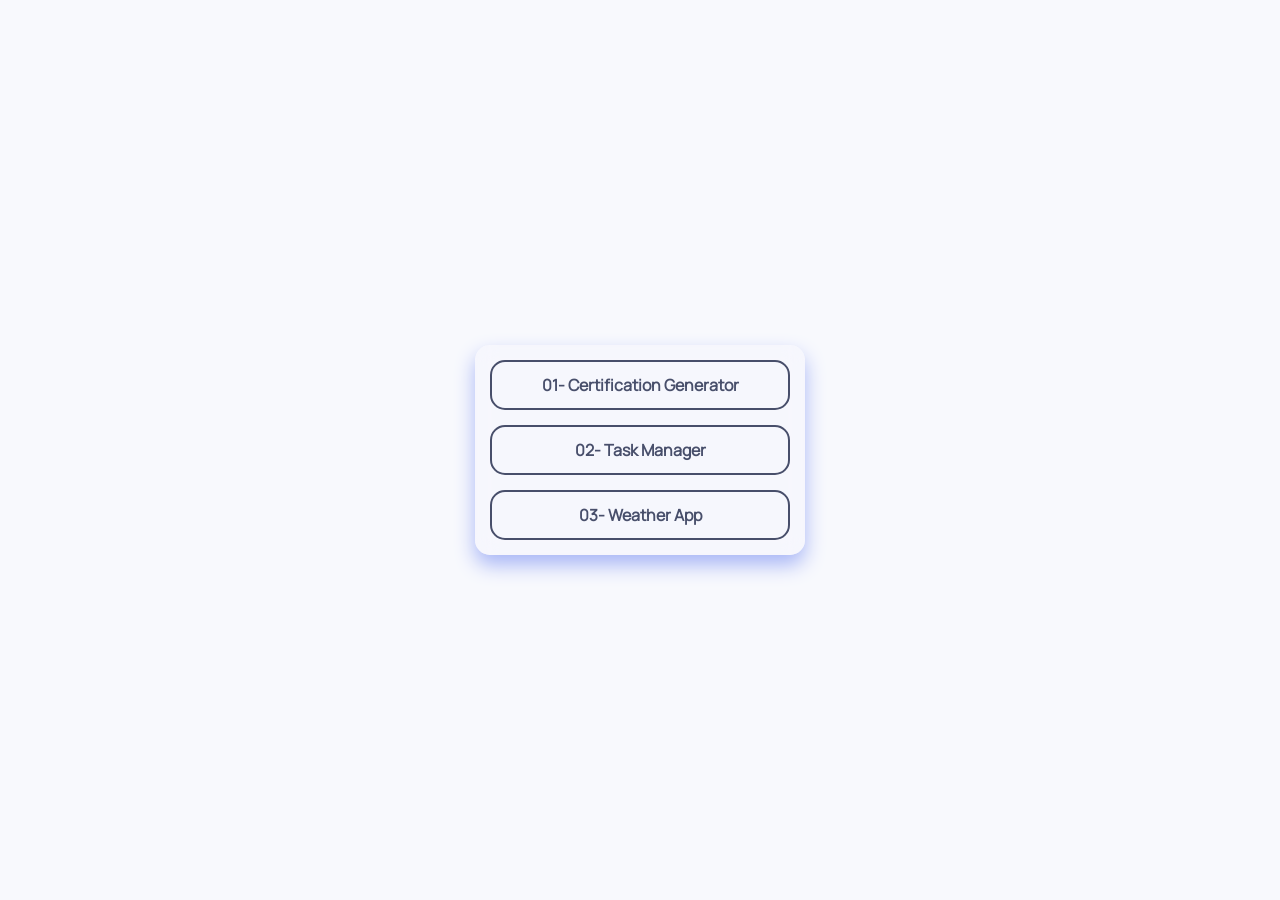
<file: index.html>
<!DOCTYPE html>
<html lang="en">
<head>
    <meta charset="UTF-8">
    <meta name="viewport" content="width=device-width, initial-scale=1.0">
    <title>Main Menu</title>
    <style>
        a{
            width: 300px;
            height: 50px;
            display: flex;
            align-items: center;
            justify-content: center;
        }
        body::after, body::before{
            content: none !important;
        }
        section{
            display: flex;
            flex-direction: column;
            gap: 15px;
        }
    </style>
    <link rel="stylesheet" href="main-style.css">
</head>
<body>
    <section>
        <a href="projects/01-certification-generator/index.html">01- Certification Generator</a>
        <a href="projects/02-task-manager/index.html">02- Task Manager</a>
        <a href="projects/03-weather-app/index.html">03- Weather App</a>
    </section>
</body>
</html>
</file>
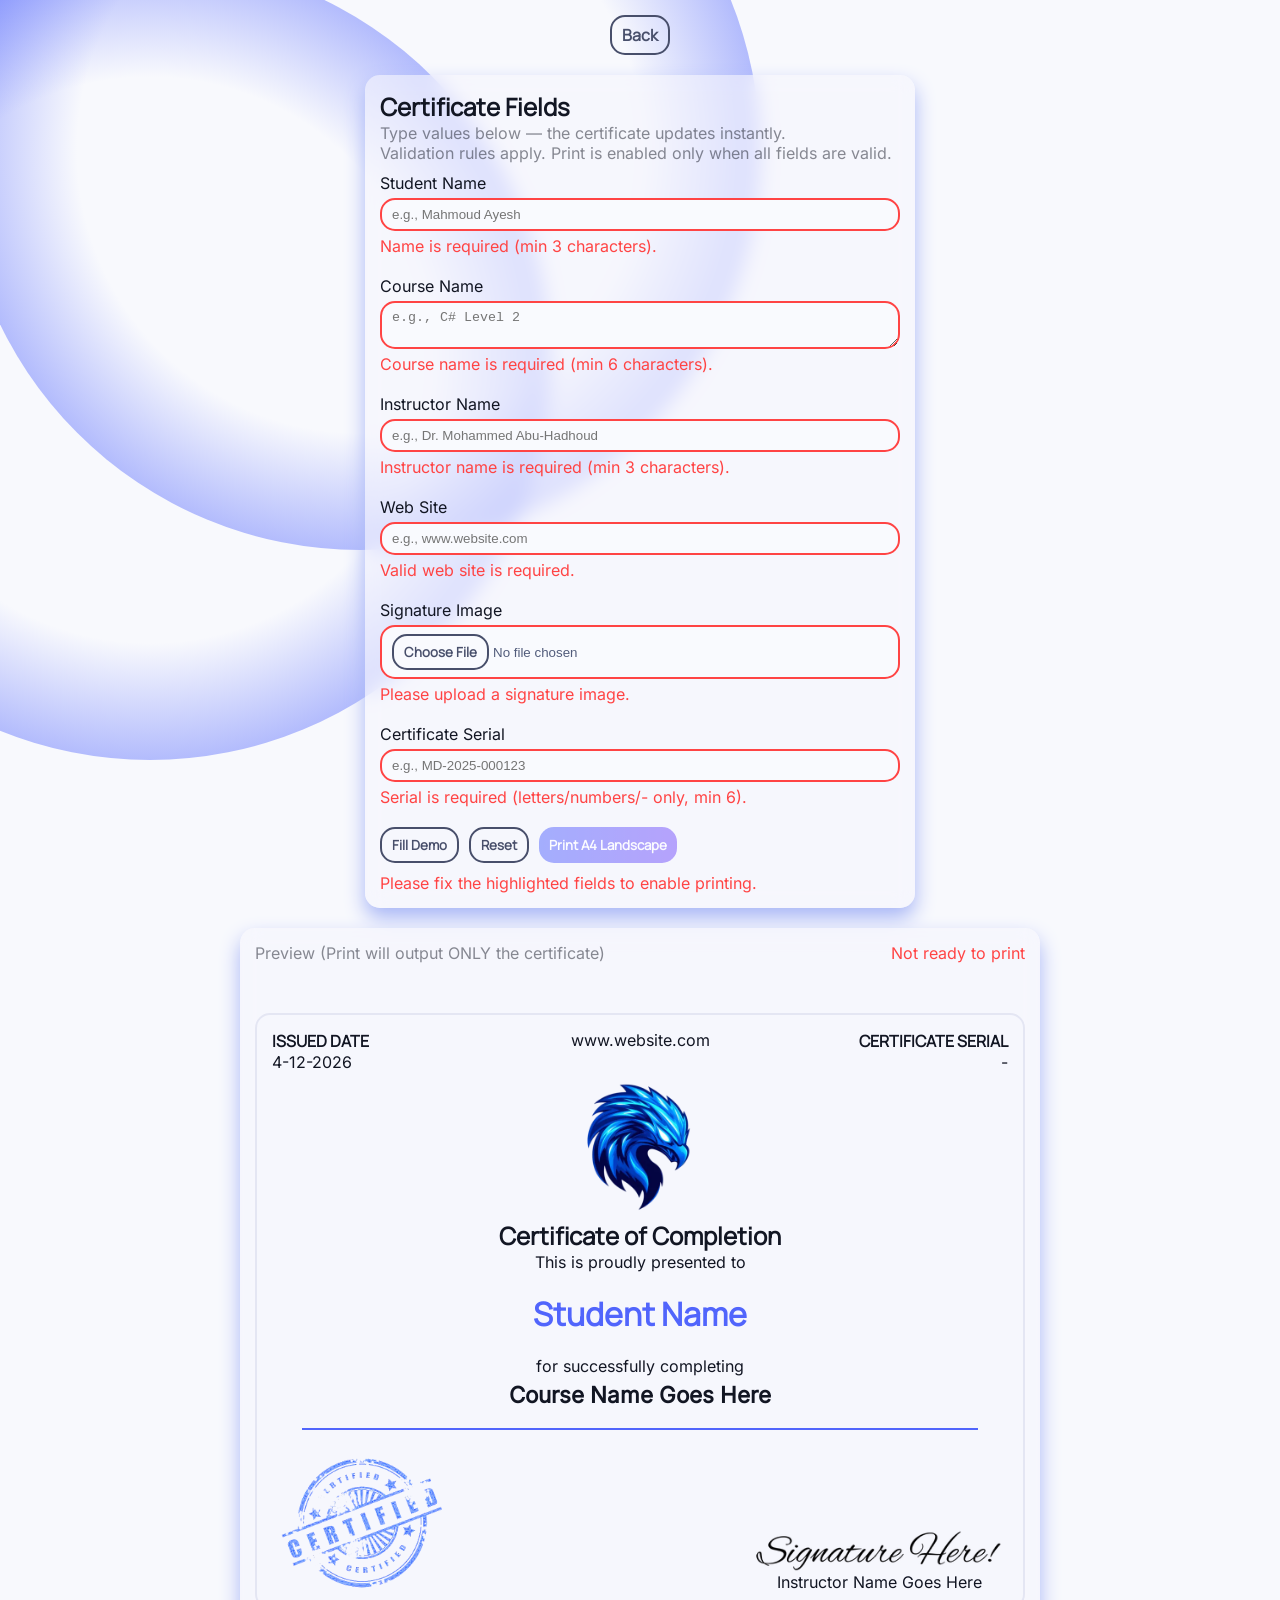
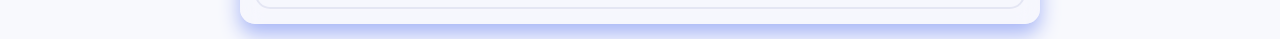
<file: projects/01-certification-generator/index.html>
<!DOCTYPE html>
<html lang="en">
<head>
    <meta charset="UTF-8">
    <meta name="viewport" content="width=device-width, initial-scale=1.0">
    <link rel="stylesheet" href="../../main-style.css">
    <link rel="stylesheet" href="style.css">
    <script src="script.js" defer></script>
    <title>Certification Generator</title>
</head>
<body>
    <a id="id="back"" href="../../index.html">Back</a>

    <section id="form">
        <div id="decoration"></div>
        <h2>Certificate Fields</h2>
        <p class="light-text">Type values below — the certificate updates instantly.
            <br>
            Validation rules apply. Print is enabled only when all fields are valid.
        </p>
        <form onsubmit="event.preventDefault()">
            <div>
                <label for="student-name-field">Student Name</label>
                <input type="text" id="student-name-field" aria-describedby="invalid-name-error" placeholder="e.g., Mahmoud Ayesh">
                <p id="invalid-name-error" class="invalid-message">Name is required (min 3 characters).</p>
            </div>
            <div>
                <label for="course-name-field">Course Name</label>
                <textarea id="course-name-field" aria-describedby="invalid-course-name-error" placeholder="e.g., C# Level 2"></textarea>
                <p id="invalid-course-name-error" class="invalid-message">Course name is required (min 6 characters).</p>
            </div>
            <div>
                <label for="instructor-name-field">Instructor Name</label>
                <input type="text" id="instructor-name-field" aria-describedby="invalid-instructor-name-error" placeholder="e.g., Dr. Mohammed Abu-Hadhoud">
                <p id="invalid-instructor-name-error" class="invalid-message">Instructor name is required (min 3 characters).</p>
            </div>
            <div>
                <label for="website-field">Web Site</label>
                <input type="text" id="website-field" aria-describedby="website-field-error" placeholder="e.g., www.website.com">
                <p id="website-field-error" class="invalid-message">Valid web site is required.</p>
            </div>
            <div>
                <label for="signature-image-field">Signature Image</label>
                <input type="file" id="signature-image-field" accept="image/*" aria-describedby="invalid-signature-image-error">
                <p id="invalid-signature-image-error" class="invalid-message">Please upload a signature image.</p>
            </div>
            <div>
                <label for="certificate-serial-field">Certificate Serial</label>
                <input type="text" id="certificate-serial-field" aria-describedby="invalid-certificate-serial-error" placeholder="e.g., MD-2025-000123">
                <p id="invalid-certificate-serial-error" class="invalid-message">Serial is required (letters/numbers/- only, min 6).</p>
            </div>
            <div id="buttons-container">
                <button class="second-button" id="fill-demo-button">Fill Demo</button>
                <button class="second-button" id="reset-button">Reset</button>
                <button class="main-button" id="print-button">Print A4 Landscape</button>
            </div>
        </form>
        <p id="status-line" class="not ok">Please fix the highlighted fields to enable printing.</p>
    </section>

    <section id="certificate">
        <header>
            <p class="light-text">Preview (Print will output ONLY the certificate)</p>
            <p id="cert-status-line" class="not ok">Not ready to print</p>
        </header>
        <div>
            <header>
                <div>
                    <h4>ISSUED DATE</h4>
                    <p id="issued-date">-</p>
                </div>
                <p id="website">www.website.com</p>
                <div>
                    <h4>CERTIFICATE SERIAL</h4>
                    <p id="certificate-serial">-</p>
                </div>
            </header>
            <main>
                <img src="media/blue-eagle-head-esport-logo-png.webp" alt="random-logo">
                <h2>Certificate of Completion</h2>
                <p>This is proudly presented to</p>
                <p id="certificate-student-name">Student Name</p>
                <p>for successfully completing</p>
                <p class="certificate-bold-text" id="certificate-main-course-name">Course Name Goes Here</p>
            </main>
            <hr>
            <footer>
                <img src="media/Certified-Transparent-Background.webp" alt="certified-image">
                <div>
                    <img id="signature" src="media/DefaultSig.png" alt="signature-image">
                    <p id="instructor-name">Instructor Name Goes Here</p>
                </div>
            </footer>
        </div>
    </section>
</body>
</html>
</file>
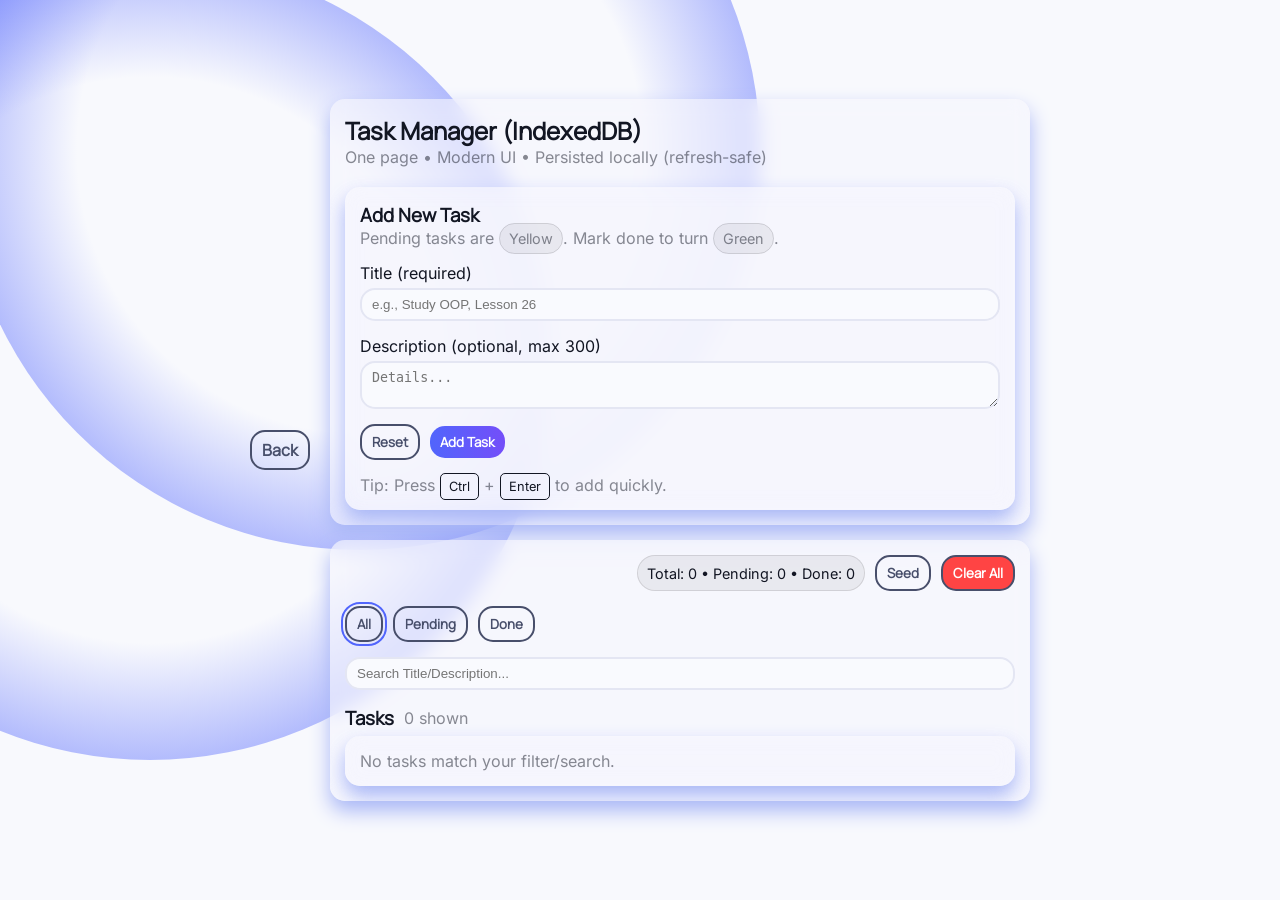
<file: projects/02-task-manager/index.html>
<!DOCTYPE html>
<html lang="en">
<head>
    <meta charset="UTF-8">
    <meta name="viewport" content="width=device-width, initial-scale=1.0">
    <link rel="stylesheet" href="../../main-style.css">
    <link rel="stylesheet" href="style.css">
    <script src="script.js" defer></script>
    <title>Task Manager</title>
</head>
<body>

    <a id="id="back"" href="../../index.html">Back</a>

    <div id="toast">Loaded!</div>

    <div>
        <section id="form-section">
            <div>
                <h2>Task Manager (IndexedDB)</h2>
                <p class="light-text">One page • Modern UI • Persisted locally (refresh-safe)</p>   
            </div>
            <div id="error-message">Title is required</div>
            <section>
                <div>
                    <h3>Add New Task</h3>
                    <p class="light-text">Pending tasks are <span class="emphasized">Yellow</span>. Mark done to turn <span class="emphasized">Green</span>.</p>
                </div>
                <form onsubmit="event.preventDefault()">
                    <div>
                        <label for="title-field">Title (required)</label>
                        <input type="text" id="title-field" placeholder="e.g., Study OOP, Lesson 26">
                    </div>
                    <div>
                        <label for="description-field">Description (optional, max 300)</label>
                        <textarea id="description-field" placeholder="Details..."></textarea>
                    </div>
                    <div id="buttons-container">
                        <button class="second-button" id="reset-button">Reset</button>
                        <button class="main-button" id="add-task-button">Add Task</button>
                        <p id="loading" class="hidden">Loading…</p>
                    </div>
                </form>
                <p class="light-text">Tip: Press <span class="keyboard">Ctrl</span> + <span class="keyboard">Enter</span> to add quickly.</p>
            </section>
        </section>
        <section id="tasks-section">
            <header>
                <p class="emphasized" id="count-text">Total: 0 • Pending: 0 • Done: 0</p>
                <button class="second-button" id="seed-button">Seed</button>
                <button class="second-button delete" id="clear-all-button">Clear All</button>
            </header>
            <body>
                <ul id="tasks-nav">
                    <li><button class="second-button selected" data-filter="all">All</button></li>
                    <li><button class="second-button" data-filter="pending">Pending</button></li>
                    <li><button class="second-button" data-filter="done">Done</button></li>
                </ul>
                <input id="search" type="text" placeholder="Search Title/Description...">
                <div id="tasks-cards">
                    <div>
                        <h3>Tasks</h3>
                        <p class="light-text" id="shown-text">0 shown</p>
                    </div>
                    <section>
                        <div id="tasks-container"></div>
                    </section>
                </div>
            </body>
        </section>
    </div>
</body>
</html>
</file>
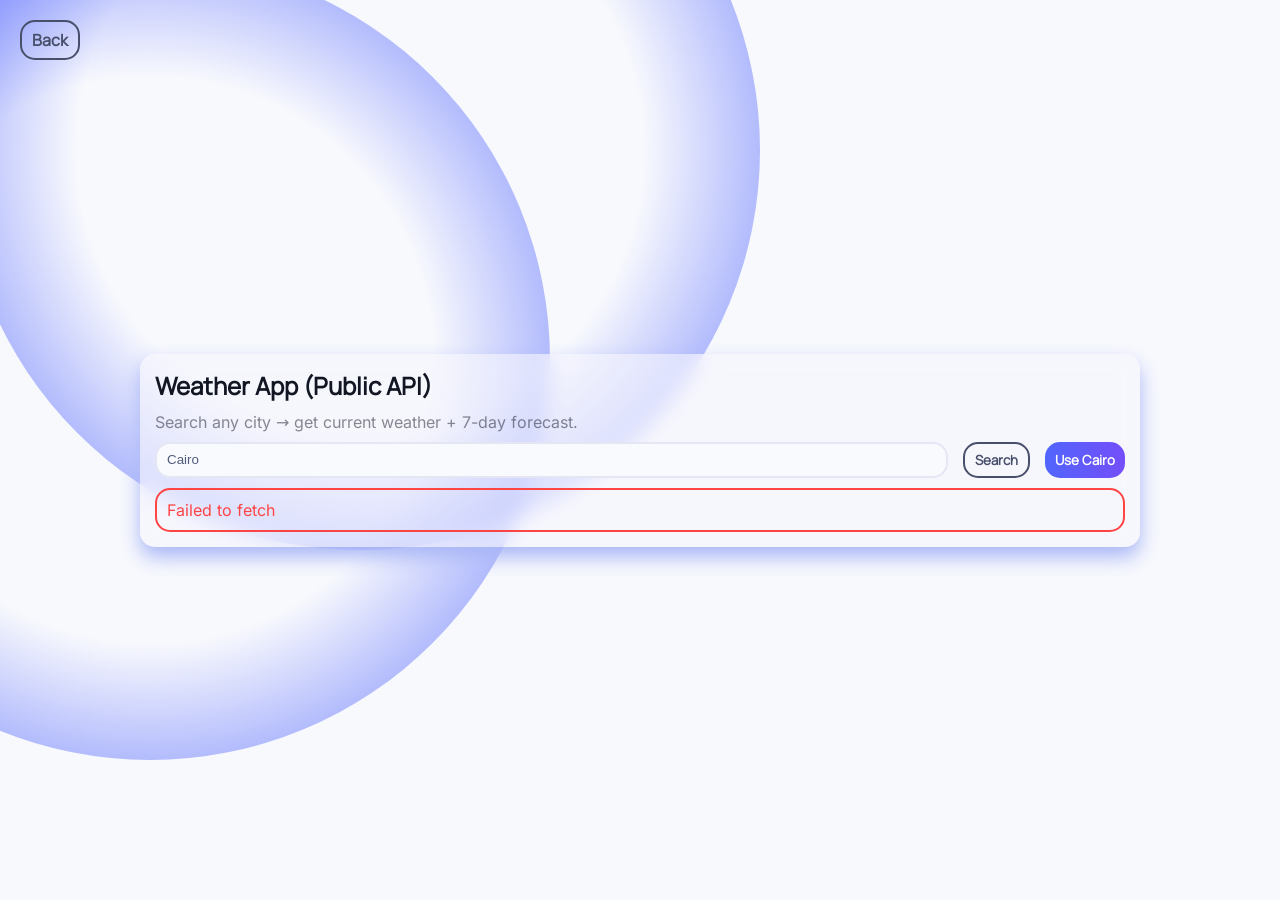
<file: projects/03-weather-app/index.html>
<!DOCTYPE html>
<html lang="en">
<head>
    <meta charset="UTF-8">
    <meta name="viewport" content="width=device-width, initial-scale=1.0">
    <link rel="stylesheet" href="../../main-style.css">
    <link rel="stylesheet" href="style.css">
    <script src="script.js" defer></script>
    <title>Weather App</title>
</head>
<body>
    <a id="back" href="../../index.html">Back</a>
    <section>
        <header>
            <h2>Weather App (Public API)</h2>
            <p class="light-text">Search any city → get current weather + 7-day forecast.</p>
            <div>
                <input id="search" type="text" placeholder="Type a city... (e.g., Cairo, Amman, Paris)">
                <button id="search-btn" class="second-button">Search</button>
                <button id="use-cairo-btn" class="main-button">Use Cairo</button>
            </div>
            <p id="loading"></p>
            <p id="error">Failed to fetch</p>
        </header>
        <main id="results">
            <section>
                <h2 id="city">Amman, Jordan</h2>
                <p id="city-meta" class="light-text">Lat/Lon: 31.95522, 35.94503</p>
                <h1 id="temperature">13.5°C</h1>
                <div>
                    <span id="humidity" class="emphasized">Humidity: 43%</span>
                    <span id="wind" class="emphasized">Wind: 3.3 km/h</span>
                </div>
                <p id="local-time" class="light-text">Local time: 2026-11-13T08:45 (Asia/Amman)</p>
            </section>
            <section>
                <h2>7-Day Forecast</h2>
                <table>
                    <thead>
                        <tr>
                            <th>Date</th>
                            <th>Min</th>
                            <th>Max</th>
                            <th>Rain</th>
                        </tr>
                    </thead>
                    <tbody id="forecast-rows-container"></tbody>
                </table>
            </section>
        </main>
    </section>
</body>
</html>
</file>
<file: main-style.css>
@font-face {
    font-family: 'manrope';
    src: url('fonts/manrope-v23-latin-regular.woff2') format('woff2'),
         url('fonts/manrope-v23-latin-regular.woff') format('woff');
    font-display: swap;
}

@font-face {
    font-family: 'inter';
    src: url('fonts/inter-v20-latin-regular.woff2') format('woff2'),
         url('fonts/inter-v20-latin-regular.woff') format('woff');
    font-display: swap;
}

*{
  margin: 0;
  padding: 0;
  box-sizing: border-box;
}

html {
  scroll-behavior: smooth;
  overflow-x: hidden;
}

:root{
    --main-theme-color: #5165FC;
    --background-color: #f5f6fd9a;
    --shadow-color: #A8B6F6;
    --main-text-color: #121623;
    --light-text-color: #1216237e;
    --second-button-text-color: #484F6B;
    --error-text-color: rgb(255, 68, 68);

    --main-font: 'manrope', system-ui, -apple-system, sans-serif;
    --second-font: 'inter', system-ui, -apple-system, sans-serif;

    --input-background-color: #F9FAFE;
    --input-border-color: #E4E6F3;
    --input-text-color: #525C7B;
}

body{
    display: flex;
    justify-content: center;
    align-items: center;
    background-color: var(--background-color);
    font-family: var(--second-font);
    min-height: 100vh;
    overflow-x: hidden;
    color: var(--main-text-color);
    position: relative;
    padding: 15px;
    gap: 20px;
}

body::after, body::before{
    content: "";
    width: 800px;
    aspect-ratio: 1/1;
    position: absolute;
    z-index: -1;
    background-image: radial-gradient(transparent 50%, transparent 50%, var(--main-theme-color) 80%);
    opacity: 0.6;
    border-radius: 50%;
}

body::after{
    left: -250px;
    top: -40px;
}

body::before{
    left: -40px;
    top: -250px;
}

section{
    background-color: var(--background-color);
    box-shadow: 0px 10px 20px var(--shadow-color);
    border-radius: 15px;
    padding: 15px;
    overflow: hidden;
    backdrop-filter: blur(10px);
}

input, textarea{
    background-color: var(--input-background-color);
    color: var(--input-text-color);
    border-color: var(--input-border-color);
    border-width: 2px;
    border-radius: 15px;
    border-style: solid;
    padding: 7px 10px;
    transition: 0.3s;
    box-shadow: none;
    max-width: calc(100%);
}

input:focus, textarea:focus{
    border-color: var(--shadow-color);
    box-shadow: 0 0 3px var(--shadow-color);
    outline: none;
}

h1, h2, h3, h4 ,h5, h6{
    font-family: var(--main-font);
}

button,a , input[type="file"]::file-selector-button{
    font-family: var(--main-font);
    transition: 0.3s;
    padding: 7px 10px;
    border-radius: 15px;
    font-weight: bold;
    outline: none;
    cursor: pointer;
    text-wrap: nowrap;
}

.invalid-message{
    color: var(--error-text-color);
}

.light-text{
    color: var(--light-text-color);
}

.main-button{
    background-image: repeating-linear-gradient(
        90deg,
        var(--main-theme-color) 0%,
        #744EF9 50%,
        var(--main-theme-color) 100%
    );
    background-position: 200%;
    background-size: 200% 100%;
    border: none;
    color: white;
    position: relative;
}

.main-button:hover{
    background-position: 300%;
}

.second-button, a, input[type="file"]::file-selector-button{
    background-color: transparent;
    color: var(--second-button-text-color);
    border: 2px solid var(--second-button-text-color);
    text-decoration: none;
}

.second-button:hover, a:hover, input[type="file"]::file-selector-button:hover{
    border-color: var(--shadow-color);
    box-shadow: 0 0 3px var(--shadow-color);
}

.second-button.delete{
    background-color: var(--error-text-color);
    color: white;
}

.second-button.delete:hover{
    border-color: var(--error-text-color);
    box-shadow: 0 0 3px var(--error-text-color);
}

button:active, input[type="file"]::file-selector-button:active{
    transform: scale(0.98);
}

button.disabled{
    opacity: 0.5;
    pointer-events: none;
}

.emphasized{
    background-color: rgba(0, 0, 0, 0.055);
    border: 1px solid rgba(0, 0, 0, 0.11);
    border-radius: 999px;
    padding: 6px 9px;
    font-size: 0.9rem;
}

.keyboard{
    border: 1px solid var(--main-text-color);
    border-radius: 5px;
    padding: 5px 8px;
    color: var(--main-text-color);
    font-size: 0.8rem;
}

button.selected{
    outline: 2px solid var(--main-theme-color);
    outline-offset: 2px;
}

#back{
    position: fixed;
    top: 20px;
    left: 20px;
    z-index: 999;
}

@media (prefers-reduced-motion: reduce) {
  html {
    scroll-behavior: auto;
  }
}
</file>
<file: projects/01-certification-generator/style.css>
#form{
    width: 550px;
    display: flex;
    flex-direction: column;
}

#form form{
    display: flex;
    flex-direction: column;
    justify-content: space-between;
}

form div{
    display: flex;
    flex-direction: column;
    margin-top: 10px;
    margin-bottom: 10px;
    gap: 5px;
}

#buttons-container{
    flex-direction: row;
    gap: 10px;
}

.ok{
    color: var(--main-theme-color);   
}

.not.ok{
    color: var(--error-text-color);
}

#status-line.error{
    color: var(--error-text-color);   
}

.invalid input, .invalid textarea{
    border-color: var(--error-text-color);
}

.invalid .invalid-message{
    display: block;
}

.invalid-message{
    display: none;
}

#back-button{
    align-self: flex-start;
}

#certificate{
    width: 800px;
}

#certificate > header{
    display: flex;
    justify-content: space-between;
}

#certificate > div{
    display: flex;
    flex-direction: column;
    margin-top: 50px;
    width: 100%;
    border: 2px solid var(--input-border-color);
    border-radius: 15px;
    padding: 15px;
}

#certificate > div > header{
    display: flex;
    justify-content: space-between;
}

#certificate > div > header > div{
    width: 30%;
}

#certificate > div > header > div:last-child:has(#certificate-serial){
    display: flex;
    align-items: flex-end;
    flex-direction: column;
}

#certificate > div > main{
    display: flex;
    align-items: center;
    flex-direction: column;
}

#certificate > div > main > img{
    width: 20%;
    aspect-ratio: 1/1;
}

.certificate-bold-text{
    font-size: 1.4rem;
    font-weight: bold;
    margin: 5px;
}

#certificate-student-name{
    font-size: 2rem;
    font-weight: bold;
    font-family: var(--main-font);
    margin: 20px 0px;
    color: var(--main-theme-color);
}

hr{
    border: 1px solid var(--main-theme-color);
    margin: 15px 30px;
    min-width: 70%;
}

#certificate > div > footer{
    display: flex;
    justify-content: space-between;
}

#certificate > div > footer > p{
    align-self: flex-end;
}

#certificate > div > footer > img{
    width: 25%;
    filter: hue-rotate(30deg) saturate(200%);
}

#certificate > div > footer > div{
    width: 35%;
    display: flex;
    flex-direction: column;
    justify-content: flex-end;
    align-items: center;
}

#certificate > div > footer > div > img{
    width: 100%;
    filter: invert(100%);
}

.hidden{
    display: none;
}


@media (max-width: 1450px) {
    body{
        flex-direction: column;
    }
}

@media (max-width: 820px) {
    section{
        width: calc(100% - 1rem) !important;
    }
}

@media (max-width: 660px)
{
    #certificate{
        font-size: clamp(0.5rem, 0.7rem, 1rem);
        padding: clamp(10px, 11px, 12px);
        margin: clamp(10px, 11px, 12px);
    }

    .certificate-bold-text{
        font-size: clamp(0.7rem, 0.9rem, 1.2rem);
    }

    #certificate-student-name{
        font-size: 1.4rem;
        margin: clamp(10px, 11px, 12px);
    }

    hr{
        margin: clamp(10px, 11px, 12px);
    }

    #certificate > div{
        padding: 10px;
        margin-top: 35px;
    }
}

@media (max-width: 500px)
{
    #certificate{
        font-size: clamp(0.3rem, 0.5rem, 0.8rem);
        padding: clamp(8px, 9px, 10px);
        margin: clamp(8px, 9px, 10px);
    }

    .certificate-bold-text{
        font-size: clamp(0.5rem, 0.7rem, 1rem);
    }

    #certificate-student-name{
        font-size: 1.2rem;
        margin: clamp(8px, 9px, 10px);
    }

    hr{
        margin: clamp(8px, 9px, 10px);
    }

    #certificate > div{
        padding: 8px;
        margin-top: 25px;
    }
}

@media (max-width: 400px)
{
    #certificate{
        font-size: clamp(0.3rem, 0.4rem, 0.6rem);
    }

    .certificate-bold-text{
        font-size: clamp(0.5rem, 0.6rem, 0.8rem);
    }

    #certificate-student-name{
        font-size: 1rem;
    }
}

@media print{
    @page {
        size: landscape;
        margin: 10mm;
    }

    body::after, body::before{
        display: none;
    }
    body{
        display: block;
        padding: 0px;
    }
    #back-button{
        display: none;
    }
    #form{
        display: none;
    }
    #certificate{
        box-shadow: none;
        background-color: transparent;
        padding: 0px;
        margin: auto;
        width: 100%;
    }
    #certificate > header{
        display: none;
    }
    #certificate > div{
        margin: 0px;
        width: 100%;
    }
}
</file>
<file: projects/02-task-manager/style.css>
body > div{
    display: flex;
    gap: 15px;
}

body > div > section{
    width: 700px;
}

#error-message{
    padding: 10px 10px;
    border: 2px solid var(--error-text-color);
    color: var(--error-text-color);
    border-radius: 15px;
}

#form-section{
    display: flex;
    flex-direction: column;
    gap: 20px;
}

#form-section form{
    display: flex;
    flex-direction: column;
    gap: 15px;
}

#form-section form > div{
    display: flex;
    flex-direction: column;
    gap: 5px;
}

#form-section > section{
    display: flex;
    flex-direction: column;
    gap: 15px;
}

#buttons-container{
    display: flex;
    flex-direction: row !important;
    gap: 10px !important;
    align-items: center;
}

#tasks-section{
    display: flex;
    flex-direction: column;
    gap: 15px;
}

#tasks-section > header{
    display: flex;
    gap: 10px;
    justify-content: flex-end;
}

#tasks-section > header > p{
    display: flex;
    align-items: center;
    gap: 3px;
}

#tasks-nav{
    list-style: none;
    display: flex;
    flex-direction: row;
    gap: 10px;
}

#tasks-cards > div{
    display: flex;
    flex-direction: row;
    gap: 10px;
    margin-bottom: 5px;
    align-items: center;
}

#cards-container{
    display: flex;
    flex-direction: column;
    gap: 10px;
}

.card{
    border: 2px solid var(--input-border-color);
    border-radius: 15px;
    padding: 10px;
    display: flex;
    flex-direction: row;
    gap: 10px;
    justify-content: space-between;
}

.card > .card-texts{
    display: flex;
    flex-direction: column;
    gap: 10px;
}

.card-buttons{
    display: flex;
    flex-direction: row;
    gap: 10px;
    justify-content: flex-end;
    align-items: flex-start;
}

.card .emphasized{
    text-wrap: nowrap;
    line-height: 30px;
}

.card.pending{
    background-color: rgba(255, 174, 0, 0.123);
}

.card.done{
    background-color: rgba(0, 255, 170, 0.123);
}

#toast{
    width: 200px;
    position: absolute;
    top: -45px;
    right: calc(50% - 100px);
    background-color: var(--main-text-color);
    color: white;
    padding: 10px;
    border-radius: 15px;
    display: flex;
    justify-content: center;
    animation: toast-begin 0.4s cubic-bezier(0.175, 0.885, 0.32, 1.275) forwards;
}

@keyframes toast-begin {
    0%{
        top: -45px;
    }
    100%{
        top: 30px;
    }
}


@media (max-width: 1420px)
{
    body > div{
        flex-direction: column;
    }
}

@media (max-width: 700px)
{
    body, button, span, p, input, textarea{
        font-size: clamp(0.5rem, 0.6rem, 0.7rem) !important;
    }

    .card-buttons{
        flex-direction: column;
        justify-content: flex-start;
        align-items: flex-end;
    }

    body > div > section{
        width: 100%;
    }
}
</file>
<file: projects/03-weather-app/style.css>
h1{
    font-size: 3rem;
    color: var(--main-theme-color);
}

body > section{
    width: 1000px;
}

header{
    display: flex;
    flex-direction: column;
    gap: 10px;
}

header > div{
    display: flex;
    gap: 15px;
}

header > div > input{
    width: 100%;
}

main{
    display: none;
    gap: 20px;
    width: 100%;
}

main > section{
    display: flex;
    flex-direction: column;
    width: 50%;
    gap: 10px;
}

body > section{
    display: flex;
    flex-direction: column;
    gap: 15px;
}

.emphasized{
    line-height: 30px;
}

#loading{
    display: none;
}

#loading::after{
    content: "";
    animation: loading-anim 1.5s steps(8, end) infinite;
}

@keyframes loading-anim {
    0%{
        content: "L";
    }
    10%{
        content: "LO";
    } 
    20%{
        content: "LOA";
    }
    30%{
        content: "LOAD";
    }
    40%{
        content: "LOADI";
    }
    50%{
        content: "LOADIN";
    }
    60%{
        content: "LOADING";
    }
    100%{
        content: "LOADING";
    }
}

#error{
    color: var(--error-text-color);
    border: 2px solid var(--error-text-color);
    border-radius: 15px;
    padding: 10px;
    display: none;
}

table{
    border: 2px solid var(--main-text-color);
    border-radius: 15px;
    overflow: hidden;
    margin-top: 10px;
    border-spacing: 0px;
    padding: 10px;
}

th, td{
    text-align: left;
    padding: 5px;
    border-bottom: 1px solid var(--light-text-color);
}

tr:last-child td{
    border-bottom: none;
}

#back{
    position: fixed;
    top: 20px;
    left: 20px;
    z-index: 2;
}


@media (max-width: 1040px){
    main{
        flex-direction: column;
    }

    main > section{
        width: 100%;
    }

    body > section{
        width: 500px;
    }
}

@media (max-width: 500px){
    table{
        font-size: clamp(0.5rem, 0.7rem, 0.9rem) !important;
    }

    header > div{
        flex-wrap: wrap;
    }
}
</file>
